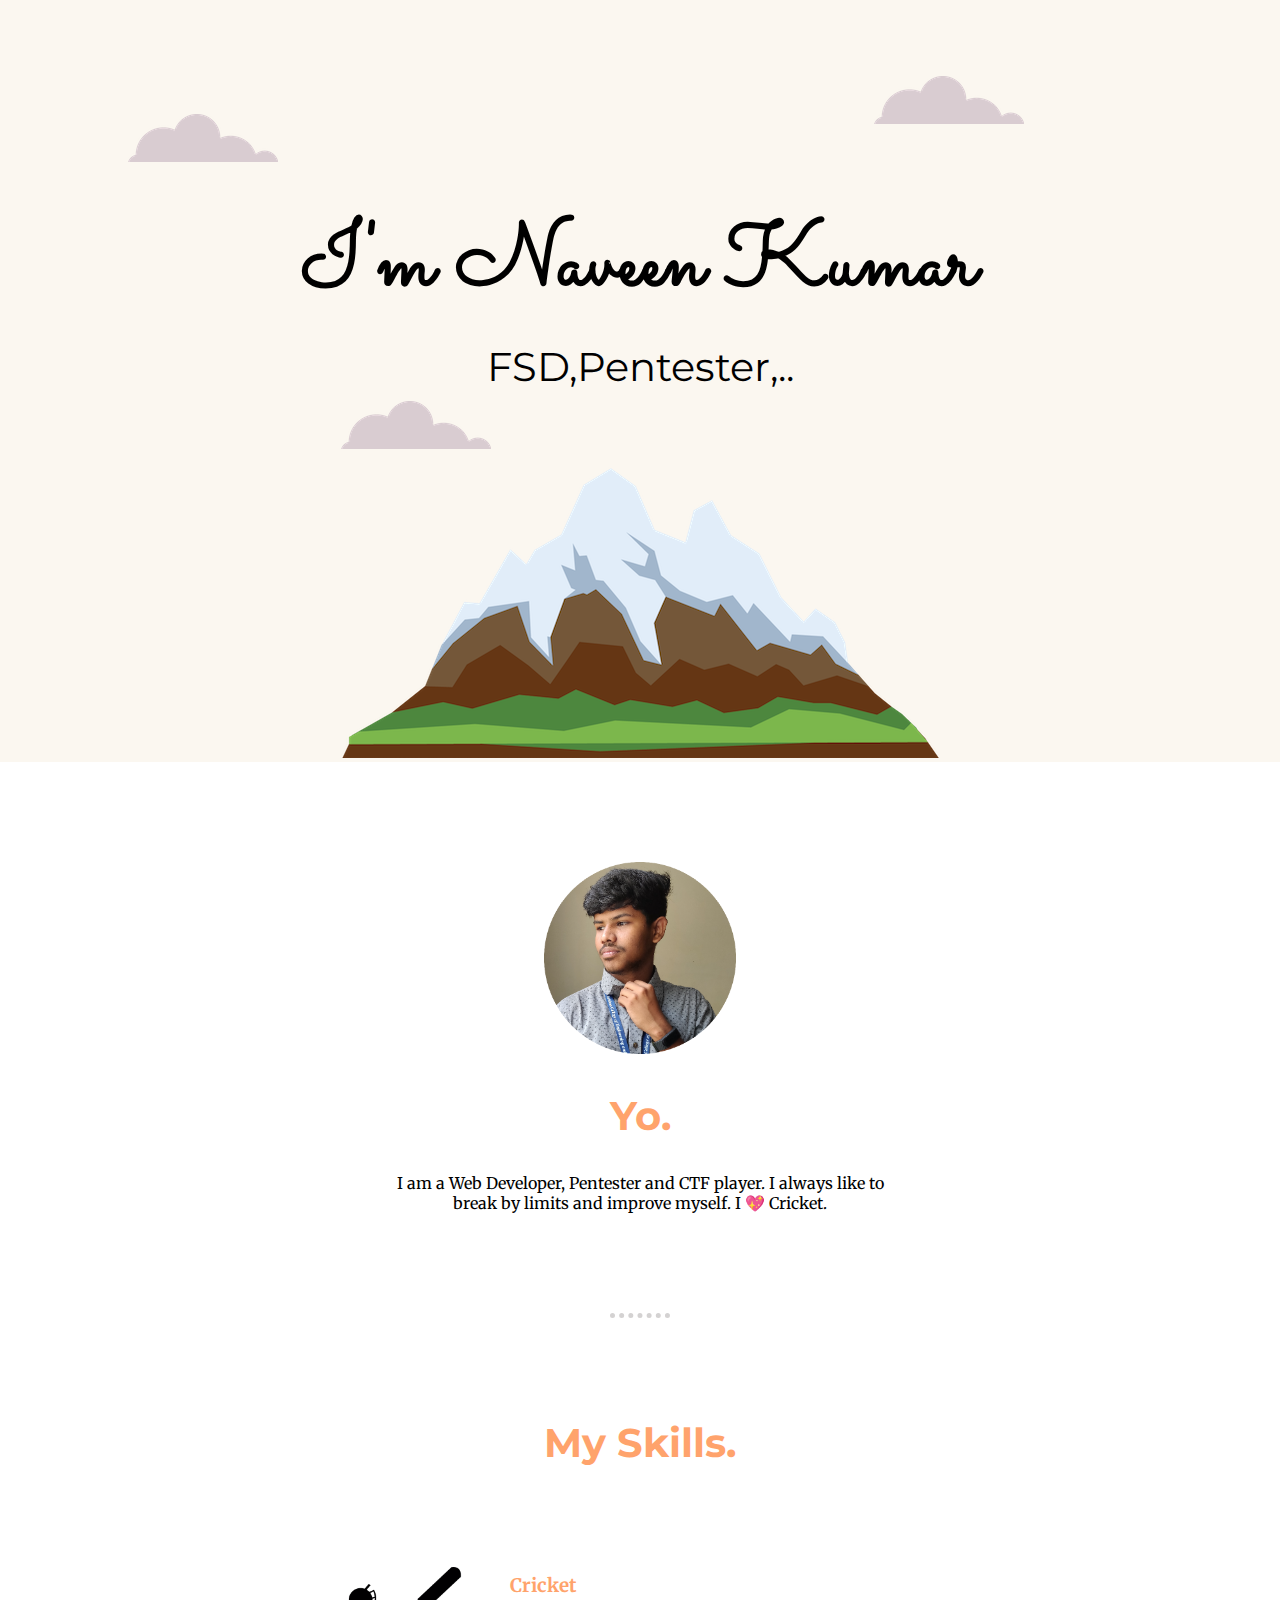
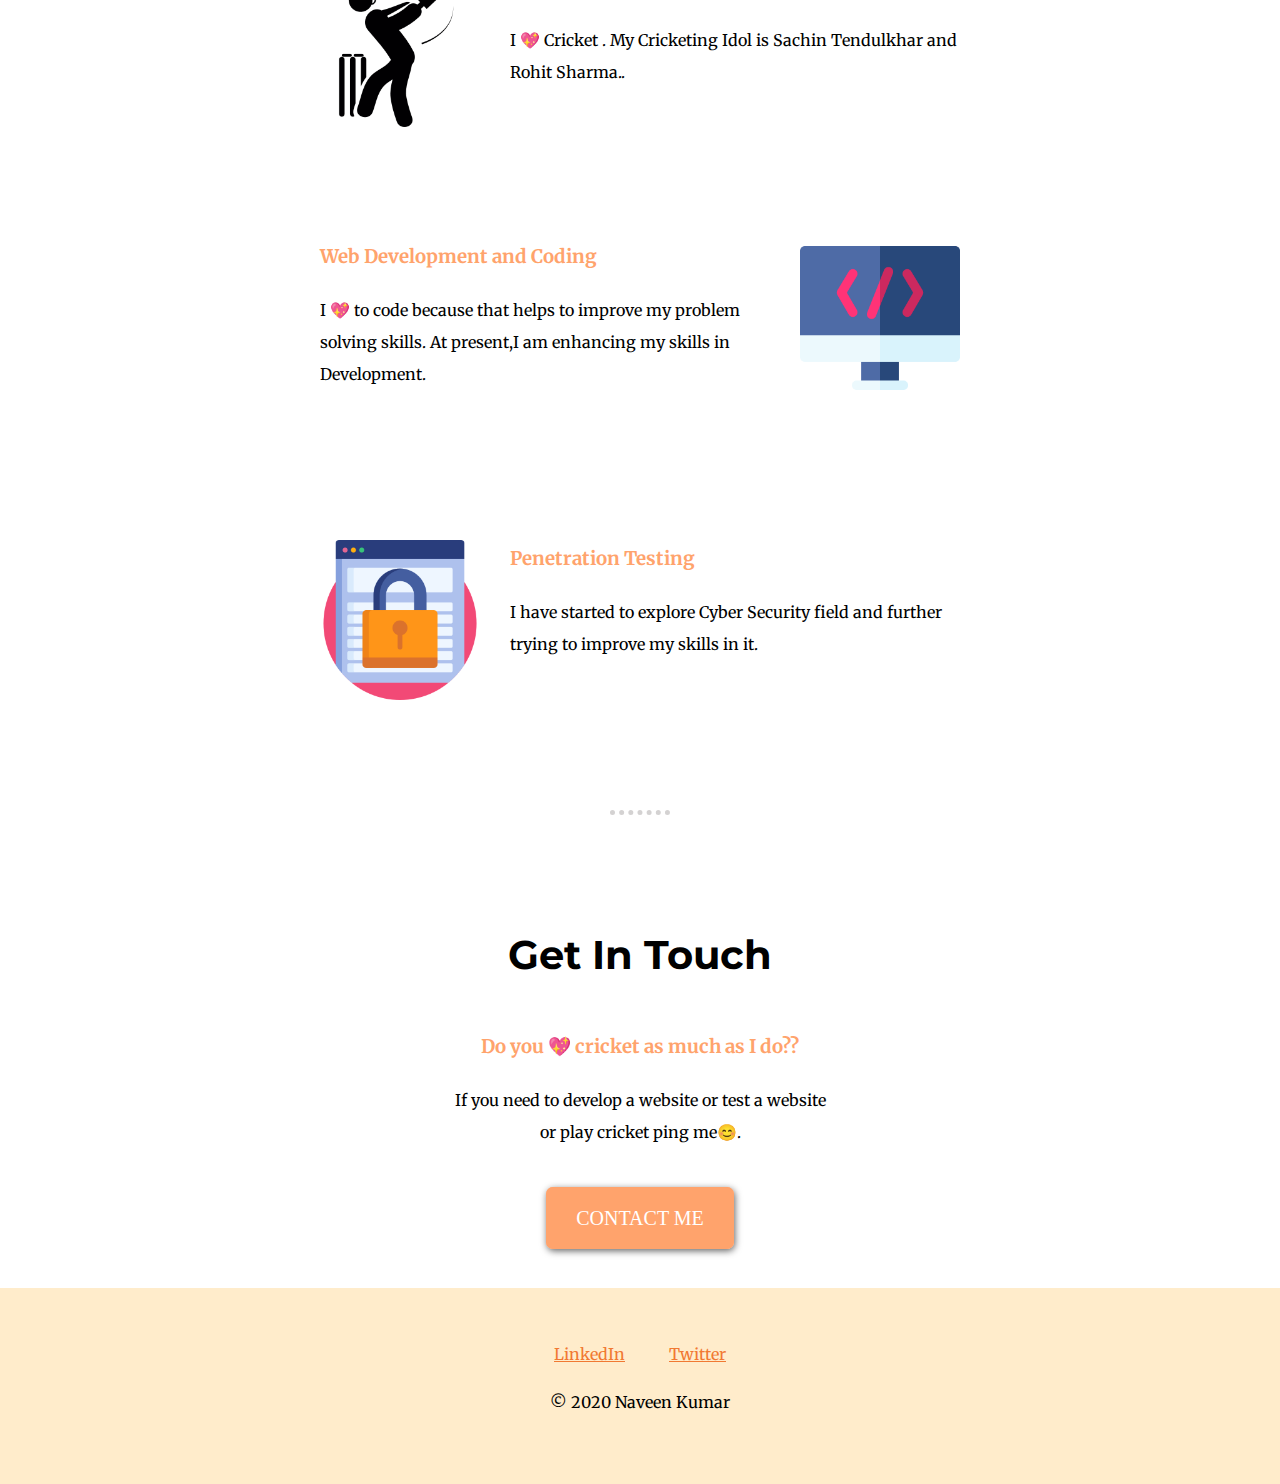
<file: index.html>
<!DOCTYPE html>
<html lang="en">
<head>
    <meta charset="UTF-8">
    
    <title>NK</title>
    <link rel="stylesheet" href="css/style.css">
    <link rel="preconnect" href="https://fonts.gstatic.com">
    <link href="https://fonts.googleapis.com/css2?family=Merriweather&family=Montserrat&family=Sacramento&display=swap" rel="stylesheet">
    <link rel="icon" href="images/me1.png">
</head>
<body>

    <div class="topcontainer">
        <img src="images/cloud.png" class="cloud1" alt="cloud1">
        <h1>I'm Naveen Kumar</h1>
        <h2 class="fsd">FSD,Pentester,..</h2>
        <img src="images/cloud.png" class="cloud2" alt="cloud2">
        <img src="images/cloud.png" class="cloud3" alt="cloud3">
        <img src="images/mountain.png" alt="">


    </div>

    <div class="middlecontainer">
        <div class="profile">
          <img class="nk" src="images/Naveen Kumar.jpg" alt="NK">
          <h2 style="color: #ffa36c;">Yo.</h2>
          <p class="intro">I am a Web Developer, Pentester and CTF player. I always like to break by limits and improve myself. I 💖 Cricket.  </p>
        </div>
        <hr>
        <div class="skills">
          <h2 style="color: #ffa36c;">My Skills.</h2>
          <div class="skill-row">
            <img class="cricket-img" src="images/cricket.png" alt="">
            <h3>Cricket</h3>
            <p>I 💖 Cricket . My Cricketing Idol is Sachin Tendulkhar and Rohit Sharma..</p>
          </div>
          <div class="skill-row">
            <img class="coding-img" src="images/coding.png" alt="">
            <h3>Web Development and Coding</h3>
            <p>I 💖 to code because that helps to improve my problem solving skills. At present,I am enhancing my skills in Development.</p>
          </div>
          <div class="skill-row">
            <img class="testing-img" src="images/web-security.png" alt="">
            <h3>Penetration Testing</h3>
            <p>I have started to explore Cyber Security field and further trying to improve my skills in it. </p>
          </div>

        </div>
        <hr>

        <div class="contact-me">
          <h2>Get In Touch</h2>
          <h3>Do you 💖 cricket as much as I do??</h3>
          <p class="contact-msg">If you need to develop a website or test a website or play cricket ping me😊.</p>
          <a class="contact-btn" href="mailto:nkumar15031@gmail.com">CONTACT ME</a>
        </div>
    </div>
      
      
    <div class="bottomcontainer">
        <a class="footer-link" href="https://www.linkedin.com/in/naveen-kumar-ba0162199/">LinkedIn</a>
        <a class="footer-link" href="https://twitter.com/nkumar_15">Twitter</a>
        <!-- <a class="footer-link" href="https://www.appbrewery.co/">Website</a> -->
        <p>© 2020 Naveen Kumar</p>
    </div>
    
</body>
</html>
</file>
<file: css/style.css>
body{
    /* background-color: blue  ; */
    margin-top: 0px;
    margin-right: 0px;
    margin-left: 0px;
    margin-bottom: 0px;
    text-align: center;
    font-family: 'Merriweather', serif;
    


}

hr{
   
    /* //border-style: none; */
    border-style: dotted none  none none;
    width: 60px;
    border-color: rgb(212, 210, 210);
    border-width: 5px;
    
    margin-top: 100px;
    margin-bottom: 100px;
    
    
   

}

h1{
    /* margin-top: 0mm; */
    font-family: 'Sacramento', cursive;
    margin: 50px auto 0 auto ;
    font-size: 5.625rem;
}

h2{
    font-family: 'Montserrat', sans-serif;
    font-size: 2.5rem;
}

h3{
    color: #ffa36c;
}

.topcontainer{
    background-color: #fbf7f0;
    position: relative;
    
    padding-top: 150px;
    
}

.middlecontainer{
    padding-top: 100px;
    
}

.bottomcontainer{
    background-color: #ffeccb;
    
    
    margin-top: 50px;
    padding: 50px;
    line-height: 2;

}

.cloud1{
    position: absolute;
    top:10%;
    right: 20%;

}

.cloud2{
    position: absolute;

}
.cloud3{
    position: absolute;
    left: 10%;
    top: 15%;
}

.footer-link{
    color: #f17932;
    padding: 20px;
}
.footer-link:hover{
    color: black;

}

.fsd{
    font-weight: normal;
    width: 40%;
    margin:10px auto 10px auto;
}

.intro{
    width: 40%;
    margin: auto;
}

.contact-msg{
    width: 30%;
    margin: auto;
    padding-bottom: 50px;

}

.skill-row{
    width: 50%;
    margin: 100px auto 100px auto;
    text-align: left ;
    line-height: 2;

    margin-bottom: 150px;
}

.cricket-img{
    width: 25%;
    float: left;
    margin-right: 30px;
}
.coding-img{
    width: 25%;
    float: right;
    margin-left: 30px;
}
.testing-img{
    width: 25%;
    float: left;
    margin-right: 30px;
}

.contact-me{
    line-height: 2;


}

.nk{
    width: 15%;
}

.contact-btn {
    background: #ffa36c;
    background-image: -webkit-linear-gradient(top, #ffa36c, #ffa36c);
    background-image: -moz-linear-gradient(top, #ffa36c, #ffa36c);
    background-image: -ms-linear-gradient(top, #ffa36c, #ffa36c);
    background-image: -o-linear-gradient(top, #ffa36c, #ffa36c);
    background-image: linear-gradient(to bottom, #ffa36c, #ffa36c);
    -webkit-border-radius: 7;
    -moz-border-radius: 7;
    border-radius: 7px;
    -webkit-box-shadow: 1px 2px 7px #666666;
    -moz-box-shadow: 1px 2px 7px #666666;
    box-shadow: 1px 2px 7px #666666;
    font-family: Georgia;
    color: #ffffff;
    font-size: 20px;
    padding: 20px 30px 20px 30px;
    text-decoration: none;
  }
  
  .contact-btn:hover {
    background: #f9813a;
    background-image: -webkit-linear-gradient(top, #f9813a, #f9813a);
    background-image: -moz-linear-gradient(top, #f9813a, #f9813a);
    background-image: -ms-linear-gradient(top, #f9813a, #f9813a);
    background-image: -o-linear-gradient(top, #f9813a, #f9813a);
    background-image: linear-gradient(to bottom, #f9813a, #f9813a);
    text-decoration: none;
  }
</file>
